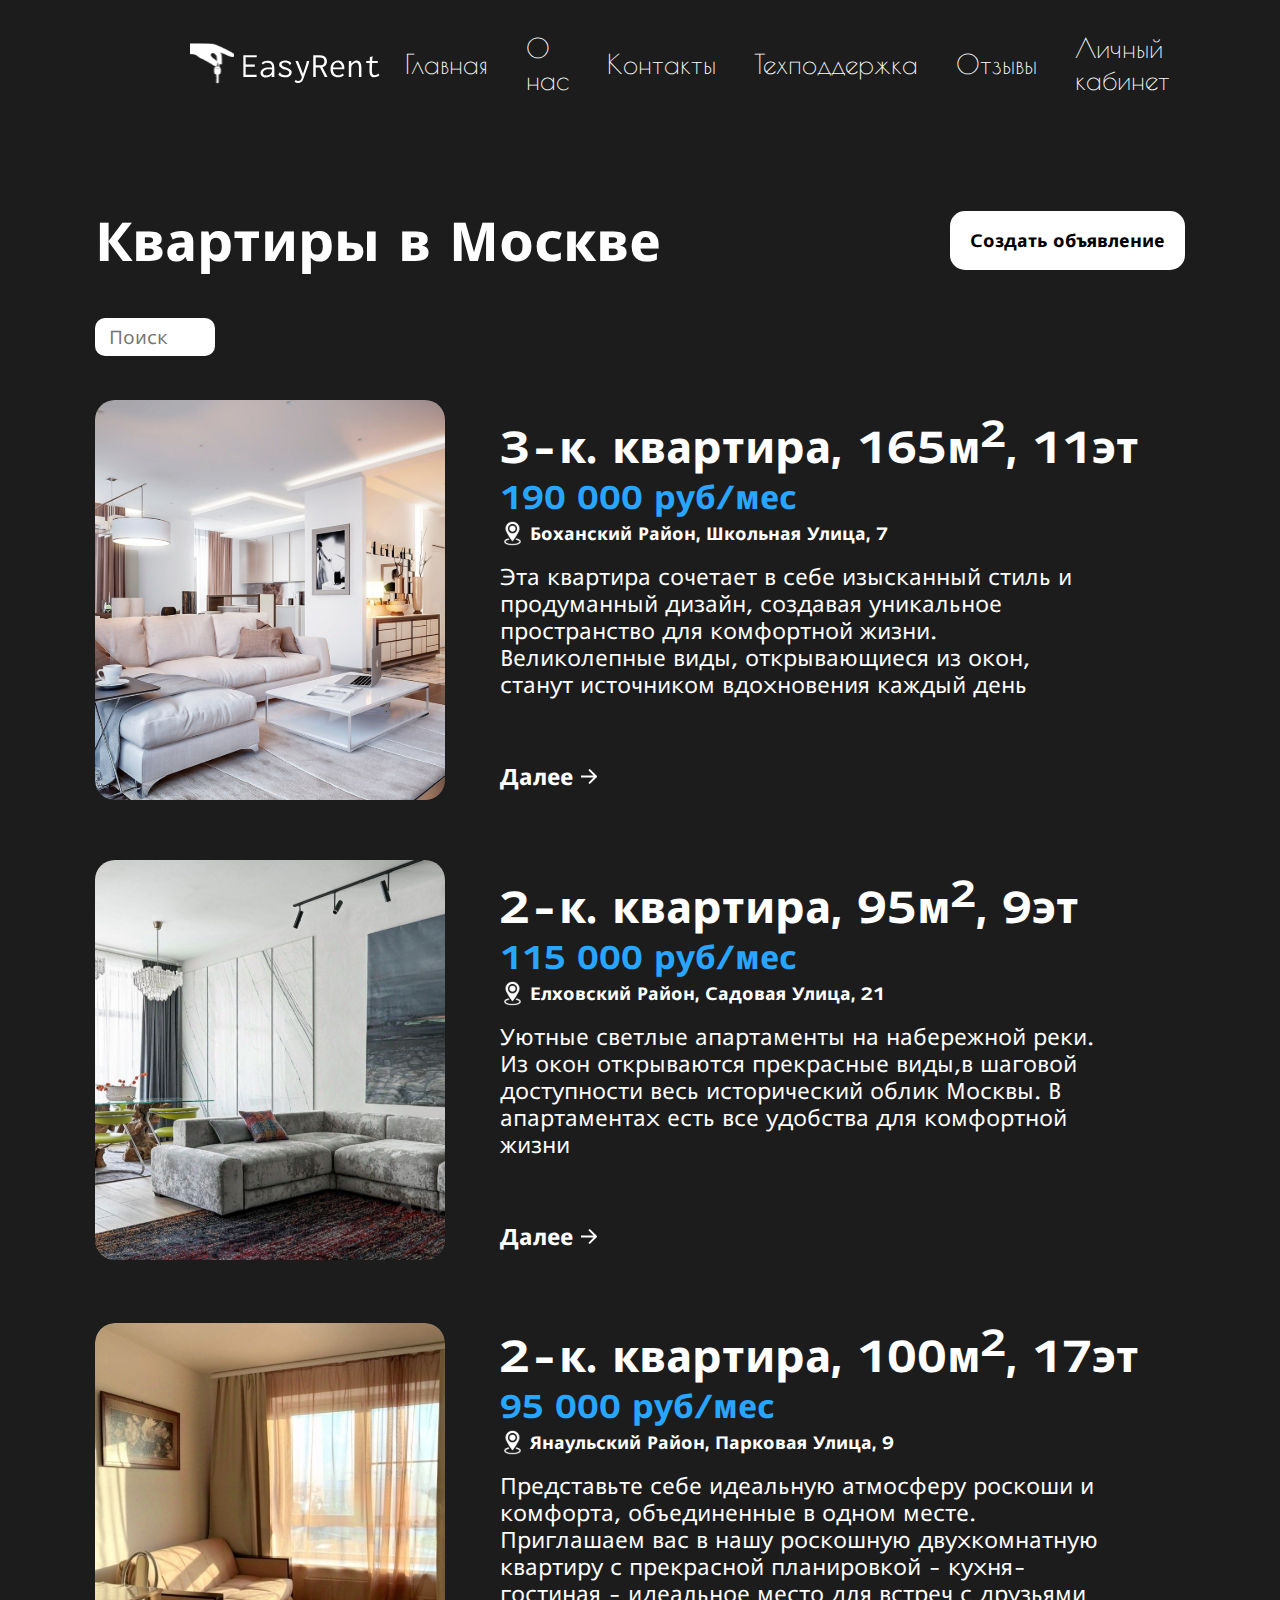
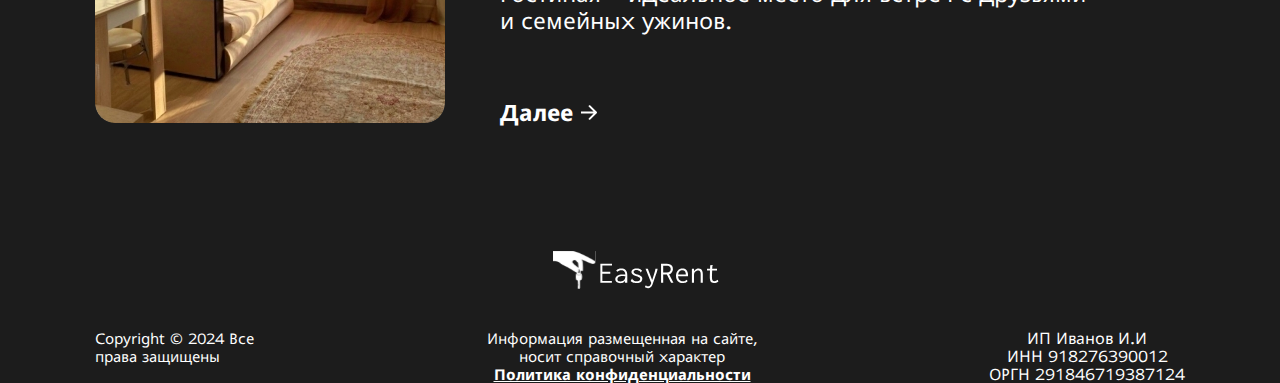
<file: kv.html>
<!DOCTYPE html>
<html lang="en">
<head>
    <meta charset="UTF-8">
    <meta name="viewport" content="width=device-width, initial-scale=1.0">
    <title>Квартиры | EasyRent</title>
    <link rel="stylesheet" href="./assets/css/kv.css">
</head>
<body>
    <section class="main">
        <div class="container">
            <header class="header">
                <div class="container">
                    <nav class="header__nav">
                        <img src="./assets/img/logo (1).svg" alt="logo" class="header__logo">
                        <div class="header__nav-right">
                            <ul class="header__ul">
                                
                                <li class="header__li"><a href="./index.html">Главная</a></li>
                                <li class="header__li"><a href="#">О нас</a></li>
                                <li class="header__li"><a href="#">Контакты</a></li>
                                <li class="header__li"><a href="#">Техподдержка</a></li>
                                <li class="header__li"><a href="#">Отзывы</a></li>
                                <li class="header__li header__li2"><a href="./login.html">Личный кабинет</a></li>
                            </ul>
                        </div>
                    </nav>
                </div>
            </header>

            <div class="main__title-block">
                <h1 class="main__title">Квартиры в Москве</h1>
                <a href="#" class="main__title-a">Создать объявление</a>
            </div>

            
            <input type="text" class="main__search" placeholder="Поиск">


            <div class="main__card-block">
                <div class="main__card">
                    <img src="./assets/img/main_1.svg" alt="img" class="main__card-img">
                    
                    <div class="main__card-parttext">
                        <h2 class="main__card-title">3-к. квартира, 165м<sup>2</sup>, 11эт </h2>
                        <p class="main__card-price">190 000 руб/мес</p>
                        <p class="main__card-adres"> Боханский Район, Школьная Улица, 7</p>
                        <p class="main__card-subtitle">Эта квартира сочетает в себе изысканный стиль и продуманный дизайн, создавая уникальное пространство для комфортной жизни. Великолепные виды, открывающиеся из окон, станут источником вдохновения каждый день</p>
                        <a href="#" class="main__card-next">Далее</a>
                    </div>
                    
                </div>
                <div class="main__card">
                    <img src="./assets/img/main_2.svg" alt="img" class="main__card-img">
                    
                    <div class="main__card-parttext">
                        <h2 class="main__card-title">2-к. квартира, 95м<sup>2</sup>, 9эт  </h2>
                        <p class="main__card-price">115 000 руб/мес</p>
                        <p class="main__card-adres"> Елховский Район, Садовая Улица, 21</p>
                        <p class="main__card-subtitle">Уютные светлые апартаменты на набережной реки. Из окон открываются прекрасные виды,в шаговой доступности весь исторический облик Москвы. В апартаментах есть все удобства для комфортной жизни</p>
                        <a href="#" class="main__card-next">Далее</a>
                    </div>
                    
                </div>
                <div class="main__card">
                    <img src="./assets/img/main_2 (1).svg" alt="img" class="main__card-img">
                    
                    <div class="main__card-parttext">
                        <h2 class="main__card-title">2-к. квартира, 100м<sup>2</sup>, 17эт </h2>
                        <p class="main__card-price">95 000 руб/мес</p>
                        <p class="main__card-adres"> Янаульский Район, Парковая Улица, 9</p>
                        <p class="main__card-subtitle">Представьте себе идеальную атмосферу роскоши и комфорта, объединенные в одном месте. Приглашаем вас в нашу роскошную двухкомнатную квартиру с прекрасной планировкой - кухня-гостиная - идеальное место для встреч с друзьями и семейных ужинов.</p>
                        <a href="#" class="main__card-next">Далее</a>
                    </div>
                    
                </div>
            </div>
        </div>

        <footer class="footer">
            <div class="container">
                <img src="./assets/img/logo2.svg" alt="logo" class="footer__img">
                <div class="footer__text">
                    <div class="footer__text-copyright">
                        <p class="footer__copyright">Copyright © 2024 Все права защищены</p>
                    </div>

                    <div class="footer__text-info">
                        <p class="footer__info">Информация размещенная на сайте, носит справочный характер</p>
                        <a href="#" class="footer__info-a">Политика конфиденциальности</a>
                    </div>

                    <div class="footer__other">
                        <p class="footer__other-1">ИП Иванов И.И</p>
                        <p class="footer__other-1">ИНН 918276390012</p>
                        <p class="footer__other-1">ОРГН 291846719387124</p>
                    </div>
                </div>
            
            
            </div>
        </footer>
    </section>
</body>
</html>
</file>
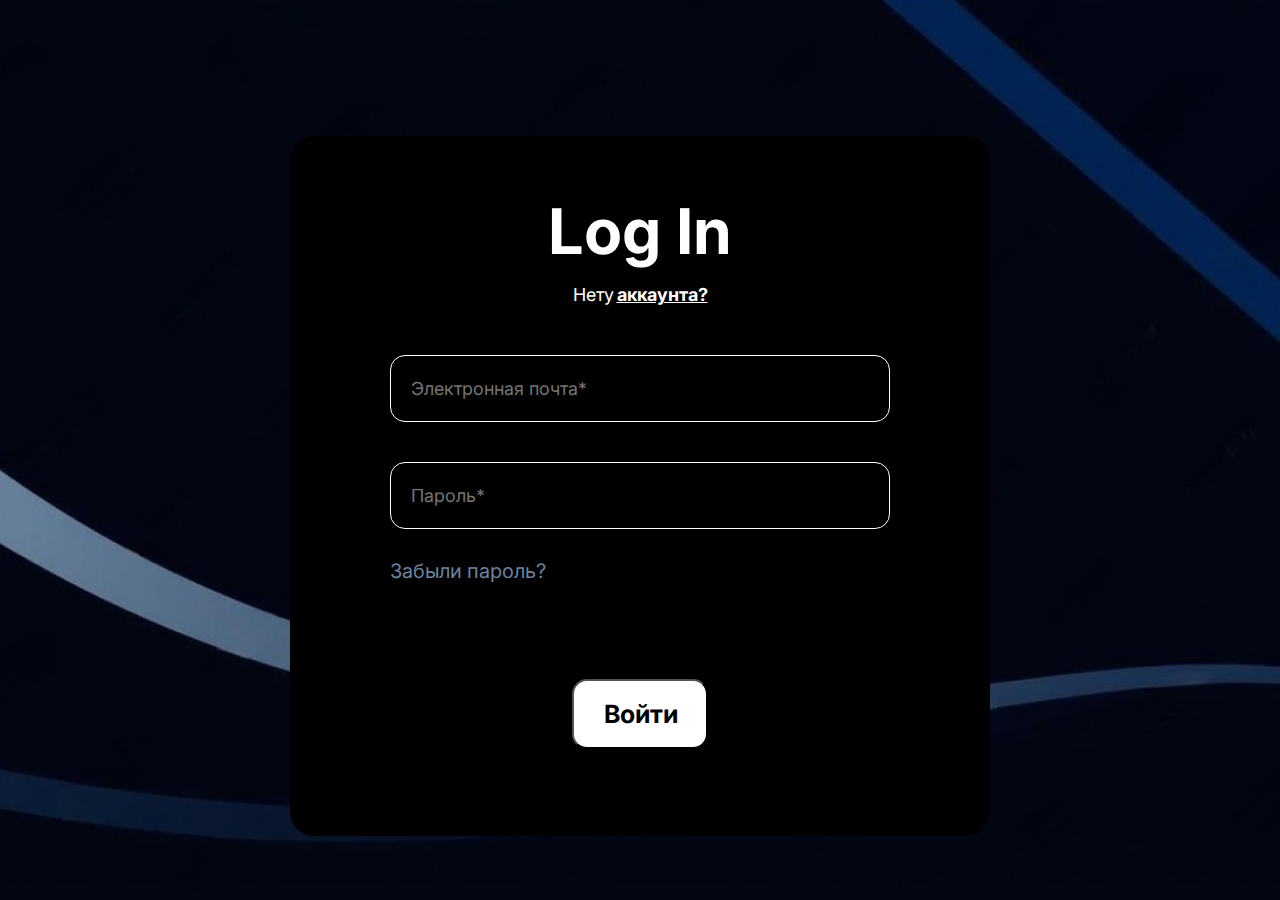
<file: login.html>
<!DOCTYPE html>
<html lang="en">
<head>
    <meta charset="UTF-8">
    <meta name="viewport" content="width=device-width, initial-scale=1.0">
    <title>EasyRent | Log In</title>
    <link rel="stylesheet" href="./assets/css/login.css">
</head>
<body>
    <section class="main">
        <div class="container">
            <div class="main__block">
                <div class="main__wrap">

                    <h1 class="main__title">Log In</h1>
                    
                    <div class="main__subtitle">
                        <a href="#" class="main__subtitle-none1">Нету</a>
                        <a href="./signup.html" class="main__subtitle-none2"> аккаунта? </a>
                    </div>

                    <form action="" class="main__login">
                        <input type="email" placeholder="Электронная почта*" class="main__input-email">
                        <input type="password" placeholder="Пароль*" class="main__input-password">
                    <a href="#" class="main__forgot">Забыли пароль?</a>
    
                        <button class="main__btn">Войти</button>
                    </form>
                </div>
        
            </div>
        </div>
    </section>
</body>
</html>
</file>
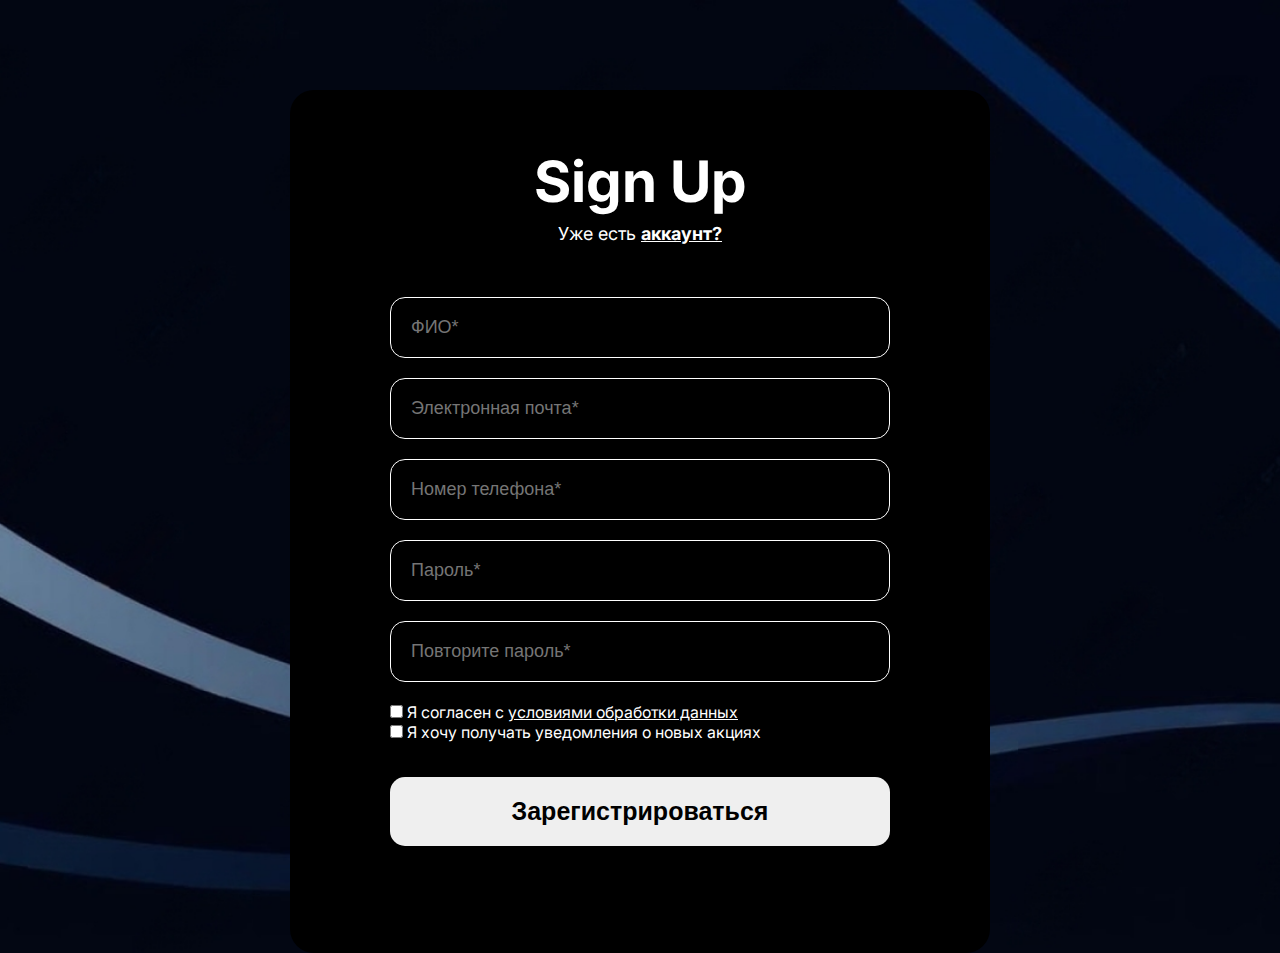
<file: signup.html>
<!DOCTYPE html>
<html lang="en">
<head>
    <meta charset="UTF-8">
    <meta name="viewport" content="width=device-width, initial-scale=1.0">
    <title>EasyRent | Sing Up</title>
    <link rel="stylesheet" href="./assets/css/signup.css">
</head>
<body>
    
    <section class="main">
        <div class="container">
            
            <div class="main__block">
                <div class="main__wrap">
                    <h1 class="main__title">Sign Up</h1>

                    <div class="main__subtitle">
                        <p class="main__subtitle-1">Уже есть</p>
                        <a href="./login.html" class="main__subtitle-2">аккаунт?</a>
                    </div>

                    <form action="" class="form">
                        <input type="text" class="main__input" placeholder="ФИО*">
                        <input type="email" class="main__input" placeholder="Электронная почта*">
                        <input type="tel" class="main__input" placeholder="Номер телефона*">
                        <input type="password" class="main__input" placeholder="Пароль*">
                        <input type="password" class="main__input" placeholder="Повторите пароль*">                   
                            
                        <div class="main__sogl">
                            <input type="checkbox" class="main__sogl1"> Я согласен с <a href="#" class="main__span">условиями обработки данных</a> <br>
                            <input type="checkbox" class="main__sogl1"> Я хочу получать уведомления о новых акциях
                        </div>
                        <button class="main__btn">Зарегистрироваться</button>
                    </form>
                </div>
            </div>
        </div>
    </section>
</body>
</html>
</file>
<file: assets/css/kv.css>
@font-face {
  font-family: PoiretOne;
  src: url(../fonts/PoiretOne-Regular.ttf);
  font-weight: 400;
}
@font-face {
  font-family: Lunasima;
  src: url(../fonts/Lunasima-Regular.ttf);
  font-weight: 400;
}
@font-face {
  font-family: Lunasima;
  src: url(../fonts/Lunasima-Bold.ttf);
  font-weight: 700;
}
@font-face {
  font-family: Inter;
  src: url(../fonts/Inter_18pt-Bold.ttf);
  font-weight: 700;
}
@font-face {
  font-family: Inter;
  src: url(../fonts/Inter_18pt-Regular.ttf);
  font-weight: 400;
}
* {
  padding: 0;
  margin: 0;
  box-sizing: border-box;
}

a {
  text-decoration: none;
  color: #fff;
}

.container {
  margin: 0 auto;
  padding: 0 95px;
  max-width: 1672px;
}

ul {
  list-style: none;
}

.header__nav {
  display: flex;
  justify-content: space-between;
  padding: 32px 0 32px 0;
  align-items: center;
}
.header__ul {
  display: flex;
  gap: 38px;
  font-family: PoiretOne;
  font-weight: 400;
  font-size: 27px;
  color: #fff;
  align-items: center;
}
.header__ul:hover {
  color: #aaaaaa;
}
.header__li {
  color: #fff;
}
.header__li2 {
  width: 84px;
}
.header__btn {
  background-color: #00A3FF;
  padding: 15px 23px;
  border-radius: 15px;
}

.main {
  background-color: #1C1C1C;
}
.main__title-block {
  margin-top: 80px;
  display: flex;
  justify-content: space-between;
  align-items: center;
}
.main__title {
  color: #ffffff;
  text-align: center;
  vertical-align: text-top;
  font-size: 55px;
  font-family: Lunasima;
  font-weight: bold;
}
.main__title-a {
  color: #000;
  background-color: #fff;
  padding: 19px 20px;
  font-family: Lunasima;
  font-weight: bold;
  font-size: 18px;
  border-radius: 15px;
  text-align: center;
}
.main__search {
  display: flex;
  align-items: center;
  gap: 16px;
  margin-top: 45px;
  background-color: #fff;
  color: #585858;
  width: 120px;
  font-size: 19px;
  padding: 8px 14px;
  font-family: Lunasima;
  font-weight: 400;
  border-radius: 10px;
  border: none;
}
.main__search::after {
  content: "";
  display: block;
  background-image: url(../img/main__search.svg);
  width: 25px;
  height: 22px;
}
.main__card-block {
  margin-top: 44px;
  display: flex;
  flex-direction: column;
  gap: 60px;
}
.main__card {
  display: flex;
  align-items: center;
  color: #fff;
  font-family: Lunasima;
  gap: 55px;
}
.main__card-img {
  width: 350px;
  height: 400px;
}
.main__card-title {
  font-size: 45px;
  font-weight: bold;
  margin-bottom: 5px;
}
.main__card-price {
  color: #28A5FF;
  font-weight: bold;
  font-size: 33px;
  margin-bottom: 5px;
}
.main__card-adres {
  font-weight: bold;
  display: flex;
  align-items: center;
  font-size: 18px;
  gap: 5px;
}
.main__card-adres::before {
  content: "";
  display: block;
  background-image: url(../img/main_adres.svg);
  width: 25px;
  height: 25px;
}
.main__card-adres:hover {
  transition: all 0.3s ease;
  transform: scale(1.009);
  cursor: pointer;
}
.main__card-subtitle {
  font-size: 23px;
  font-family: Lunasima;
  font-weight: 400;
  width: 600px;
  margin-top: 17px;
}
.main__card-next {
  display: flex;
  margin-top: 65px;
  align-items: center;
  gap: 7px;
  font-family: Lunasima;
  font-weight: 700;
  font-size: 23px;
  width: 100px;
}
.main__card-next::after {
  content: "";
  display: block;
  background-image: url(../img/main__next.svg);
  width: 17px;
  height: 15px;
}
.main__card-next:hover {
  transition: all 0.3s ease;
  transform: scale(1.02);
  text-decoration: underline;
  cursor: pointer;
}

.footer {
  margin-top: 125px;
  color: #fff;
  font-family: Lunasima;
}
.footer__img {
  display: flex;
  justify-content: center;
  margin: 0 auto;
  width: 175px;
  margin-bottom: 40px;
}
.footer__text {
  display: flex;
  justify-content: space-between;
}
.footer__copyright {
  font-weight: 400;
  width: 160px;
  font-size: 15px;
}
.footer__text-info {
  align-items: center;
  text-align: center;
}
.footer__info {
  font-weight: 400;
  width: 300px;
  font-size: 15px;
}
.footer__info-a {
  text-align: center;
  font-size: 15px;
  padding-top: 5px;
  font-weight: bold;
  text-decoration: underline;
}
.footer__other {
  text-align: center;
}
</file>
<file: assets/css/login.css>
@font-face {
  font-family: PoiretOne;
  src: url(../fonts/PoiretOne-Regular.ttf);
  font-weight: 400;
}
@font-face {
  font-family: Lunasima;
  src: url(../fonts/Lunasima-Regular.ttf);
  font-weight: 400;
}
@font-face {
  font-family: Lunasima;
  src: url(../fonts/Lunasima-Bold.ttf);
  font-weight: 700;
}
@font-face {
  font-family: Inter;
  src: url(../fonts/Inter_18pt-Bold.ttf);
  font-weight: 700;
}
@font-face {
  font-family: Inter;
  src: url(../fonts/Inter_18pt-Regular.ttf);
  font-weight: 400;
}
* {
  padding: 0;
  margin: 0;
  box-sizing: border-box;
}

a {
  text-decoration: none;
  color: #fff;
}

.container {
  margin: 0 auto;
  padding: 0 76px;
  max-width: 1380px;
}

.main {
  background: url(../img/log-in_bg.png) no-repeat center center/cover;
  color: #fff;
  font-family: Inter;
  height: 100vh;
}
.main__block {
  padding-top: 136px;
}
.main__wrap {
  background-color: #000000;
  padding: 57px 100px 128px 100px;
  border-radius: 24px;
  width: 700px;
  height: 700px;
  margin: 0 auto;
}
.main__title {
  font-family: Inter;
  font-weight: 700;
  font-size: 63px;
  text-align: center;
}
.main__subtitle {
  display: flex;
  justify-content: center;
  gap: 3px;
  padding-top: 15px;
  font-size: 18px;
}
.main__subtitle-none2 {
  text-decoration: underline;
  font-weight: bold;
}
.main__login {
  display: flex;
  flex-direction: column;
  gap: 40px;
  margin-top: 50px;
}
.main__input-email {
  width: 500px;
  padding: 22px 20px;
  background: none;
  border: 1px solid white;
  border-radius: 15px;
  font-size: 18px;
  font-family: Inter;
  color: #fff;
}
.main__input-password {
  width: 500px;
  padding: 22px 20px;
  background: none;
  border: 1px solid white;
  border-radius: 15px;
  font-family: Inter;
  font-size: 18px;
  color: #fff;
  margin-bottom: -10px;
}
.main__forgot {
  color: #6B839F;
  font-family: Inter;
  font-size: 20px;
  font-weight: 500;
  display: flex;
}
.main__btn {
  display: block;
  margin: 56px auto;
  width: 136px;
  color: #000000;
  font-family: Inter;
  font-weight: bold;
  font-size: 25px;
  background-color: #fff;
  padding: 18px 30px;
  border-radius: 15px;
}
.main__btn:hover {
  transition: all 0.2s ease;
  transform: scale(1.025);
}
</file>
<file: assets/css/signup.css>
@font-face {
  font-family: PoiretOne;
  src: url(../fonts/PoiretOne-Regular.ttf);
  font-weight: 400;
}
@font-face {
  font-family: Lunasima;
  src: url(../fonts/Lunasima-Regular.ttf);
  font-weight: 400;
}
@font-face {
  font-family: Lunasima;
  src: url(../fonts/Lunasima-Bold.ttf);
  font-weight: 700;
}
@font-face {
  font-family: Inter;
  src: url(../fonts/Inter_18pt-Bold.ttf);
  font-weight: 700;
}
@font-face {
  font-family: Inter;
  src: url(../fonts/Inter_18pt-Regular.ttf);
  font-weight: 400;
}
* {
  padding: 0;
  margin: 0;
  box-sizing: border-box;
}

a {
  text-decoration: none;
  color: #fff;
}

.container {
  margin: 0 auto;
  padding: 0 76px;
  max-width: 1672px;
}

.main {
  background: url(../img/log-in_bg.png) no-repeat center center/cover;
  color: #fff;
  font-family: Inter;
}
.main__title {
  text-align: center;
  font-size: 57px;
  font-weight: bold;
}
.main__block {
  padding-top: 90px;
}
.main__wrap {
  background-color: #000000;
  padding: 57px 100px 35px 100px;
  border-radius: 24px;
  width: 700px;
  height: 863px;
  margin: 0 auto;
}
.main__subtitle {
  display: flex;
  justify-content: center;
  gap: 5px;
  padding-top: 7px;
  font-size: 18px;
}
.main__subtitle-2 {
  text-decoration: underline;
  font-weight: bold;
}
.main__subtitle-2:hover {
  transition: all 0.3s ease;
  transform: scale(1.02);
  cursor: pointer;
}
.main .form {
  padding-top: 53px;
  display: flex;
  flex-direction: column;
  gap: 20px;
}
.main__input {
  padding: 19px 20px;
  background-color: #000000;
  border: 1px solid white;
  color: #fff;
  font-size: 18px;
  border-radius: 15px;
}
.main__span {
  text-decoration: underline;
}
.main__btn {
  margin-top: 15px;
  padding: 20px 17px;
  border-radius: 15px;
  border: none;
  font-size: 25px;
  font-weight: bold;
}
.main__btn:hover {
  transition: all 0.3s ease;
  transform: scale(1.02);
  cursor: pointer;
}
</file>
